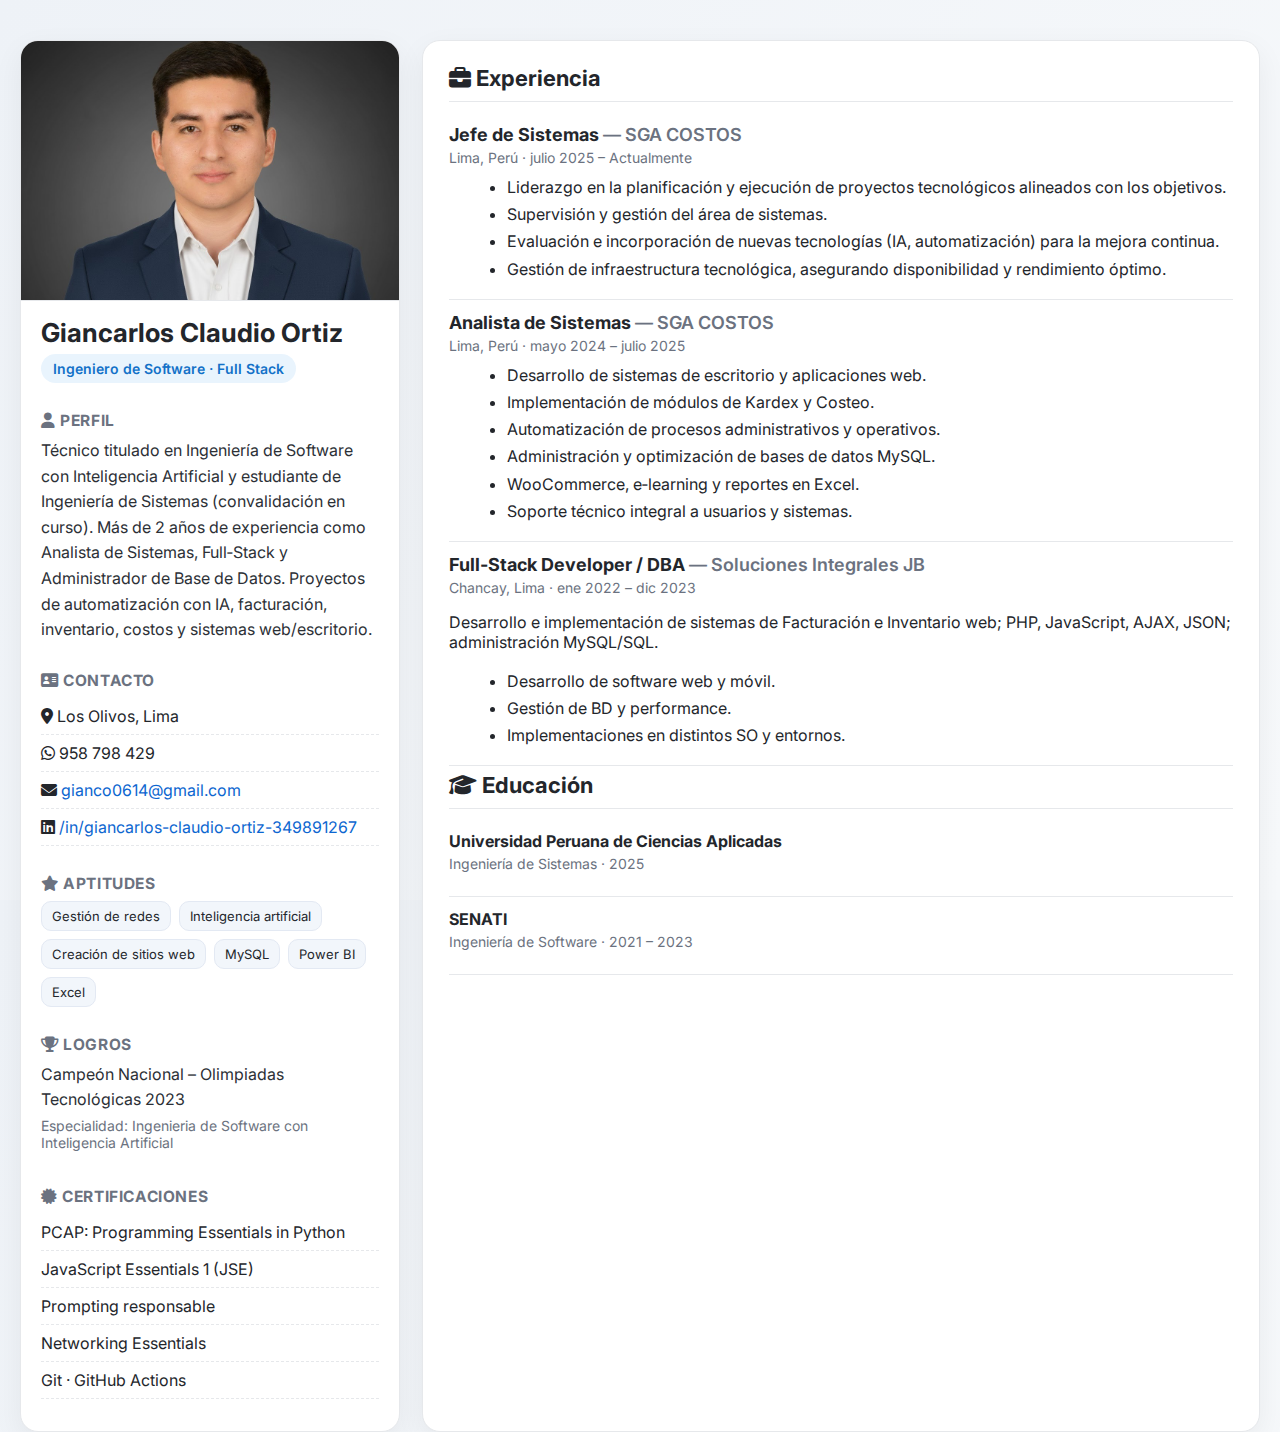
<file: index.html>
<!DOCTYPE html>
<html lang="es">
<head>
  <meta charset="UTF-8" />
  <meta name="viewport" content="width=device-width, initial-scale=1.0"/>
  <title>CV – Giancarlos Claudio Ortiz</title>
  <link rel="preconnect" href="https://fonts.googleapis.com">
  <link href="https://fonts.googleapis.com/css2?family=Inter:wght@300;400;600;700&display=swap" rel="stylesheet">
  <link rel="stylesheet" href="css/styles.css"/>
  <link rel="stylesheet" href="https://cdnjs.cloudflare.com/ajax/libs/font-awesome/6.5.0/css/all.min.css">
</head>
<body>
  <div class="page">
    <!-- Sidebar -->
    <aside class="sidebar card">
      <figure class="avatar">
        <img src="img/profile-placeholder.jpeg" alt="Foto de perfil"/>
      </figure>
      <h1 class="name">Giancarlos Claudio Ortiz</h1>
      <div class="chip">Ingeniero de Software · Full Stack</div>

      <section class="section">
        <h2><i class="fa-solid fa-user"></i> Perfil</h2>
        <p>Técnico titulado en Ingeniería de Software con Inteligencia Artificial y estudiante de Ingeniería de Sistemas (convalidación en curso). Más de 2 años de experiencia como Analista de Sistemas, Full‑Stack y Administrador de Base de Datos. Proyectos de automatización con IA, facturación, inventario, costos y sistemas web/escritorio.</p>
      </section>

      <section class="section">
        <h2><i class="fa-solid fa-address-card"></i> Contacto</h2>
        <ul class="list">
          <li><i class="fa-solid fa-location-dot"></i> Los Olivos, Lima</li>
          <li><i class="fa-brands fa-whatsapp"></i> 958 798 429</li>
          <li><i class="fa-solid fa-envelope"></i> <a href="mailto:gianco0614@gmail.com">gianco0614@gmail.com</a></li>
          <li><i class="fa-brands fa-linkedin"></i> <a href="https://www.linkedin.com/in/giancarlos-claudio-ortiz-349891267" target="_blank" rel="noreferrer">/in/giancarlos-claudio-ortiz-349891267</a></li>
        </ul>
      </section>

      <section class="section">
        <h2><i class="fa-solid fa-star"></i> Aptitudes</h2>
        <div class="tags">
          <span>Gestión de redes</span>
          <span>Inteligencia artificial</span>
          <span>Creación de sitios web</span>
          <span>MySQL</span>
          <span>Power BI</span>
          <span>Excel</span>
        </div>
      </section>

      <section class="section">
        <h2><i class="fa-solid fa-trophy"></i> Logros</h2>
        <p>Campeón Nacional – Olimpiadas Tecnológicas 2023</p>
        <div class="meta">Especialidad: Ingenieria de Software con Inteligencia Artificial</div>
      </section>

      <section class="section">
        <h2><i class="fa-solid fa-certificate"></i> Certificaciones</h2>
        <ul class="list">
          <li>PCAP: Programming Essentials in Python</li>
          <li>JavaScript Essentials 1 (JSE)</li>
          <li>Prompting responsable</li>
          <li>Networking Essentials</li>
          <li>Git · GitHub Actions</li>
        </ul>
      </section>
    </aside>

    <!-- Main -->
    <main class="content card">
      <header class="heading">
        <h2><i class="fa-solid fa-briefcase"></i> Experiencia</h2>
      </header>

      <article class="job">
        <h3>Jefe de Sistemas <span class="muted">— SGA COSTOS</span></h3>
        <div class="meta">Lima, Perú · julio 2025 – Actualmente</div>
        <ul>
          <li>Liderazgo en la planificación y ejecución de proyectos tecnológicos alineados con los objetivos.</li>
          <li>Supervisión y gestión del área de sistemas.</li>
          <li>Evaluación e incorporación de nuevas tecnologías (IA, automatización) para la mejora continua.</li>
          <li>Gestión de infraestructura tecnológica, asegurando disponibilidad y rendimiento óptimo.</li>
        </ul>
      </article>

      <article class="job">
        <h3>Analista de Sistemas <span class="muted">— SGA COSTOS</span></h3>
        <div class="meta">Lima, Perú · mayo 2024 – julio 2025</div>
        <ul>
          <li>Desarrollo de sistemas de escritorio y aplicaciones web.</li>
          <li>Implementación de módulos de Kardex y Costeo.</li>
          <li>Automatización de procesos administrativos y operativos.</li>
          <li>Administración y optimización de bases de datos MySQL.</li>
          <li>WooCommerce, e‑learning y reportes en Excel.</li>
          <li>Soporte técnico integral a usuarios y sistemas.</li>
        </ul>
      </article>

      <article class="job">
        <h3>Full‑Stack Developer / DBA <span class="muted">— Soluciones Integrales JB</span></h3>
        <div class="meta">Chancay, Lima · ene 2022 – dic 2023</div>
        <p>Desarrollo e implementación de sistemas de Facturación e Inventario web; PHP, JavaScript, AJAX, JSON; administración MySQL/SQL.</p>
        <ul>
          <li>Desarrollo de software web y móvil.</li>
          <li>Gestión de BD y performance.</li>
          <li>Implementaciones en distintos SO y entornos.</li>
        </ul>
      </article>

      <header class="heading">
        <h2><i class="fa-solid fa-graduation-cap"></i> Educación</h2>
      </header>

      <article class="edu">
        <h3>Universidad Peruana de Ciencias Aplicadas</h3>
        <div class="meta">Ingeniería de Sistemas · 2025</div>
      </article>

      <article class="edu">
        <h3>SENATI</h3>
        <div class="meta">Ingeniería de Software · 2021 – 2023</div>
      </article>
    </main>
  </div>
</body>
</html>
</file>
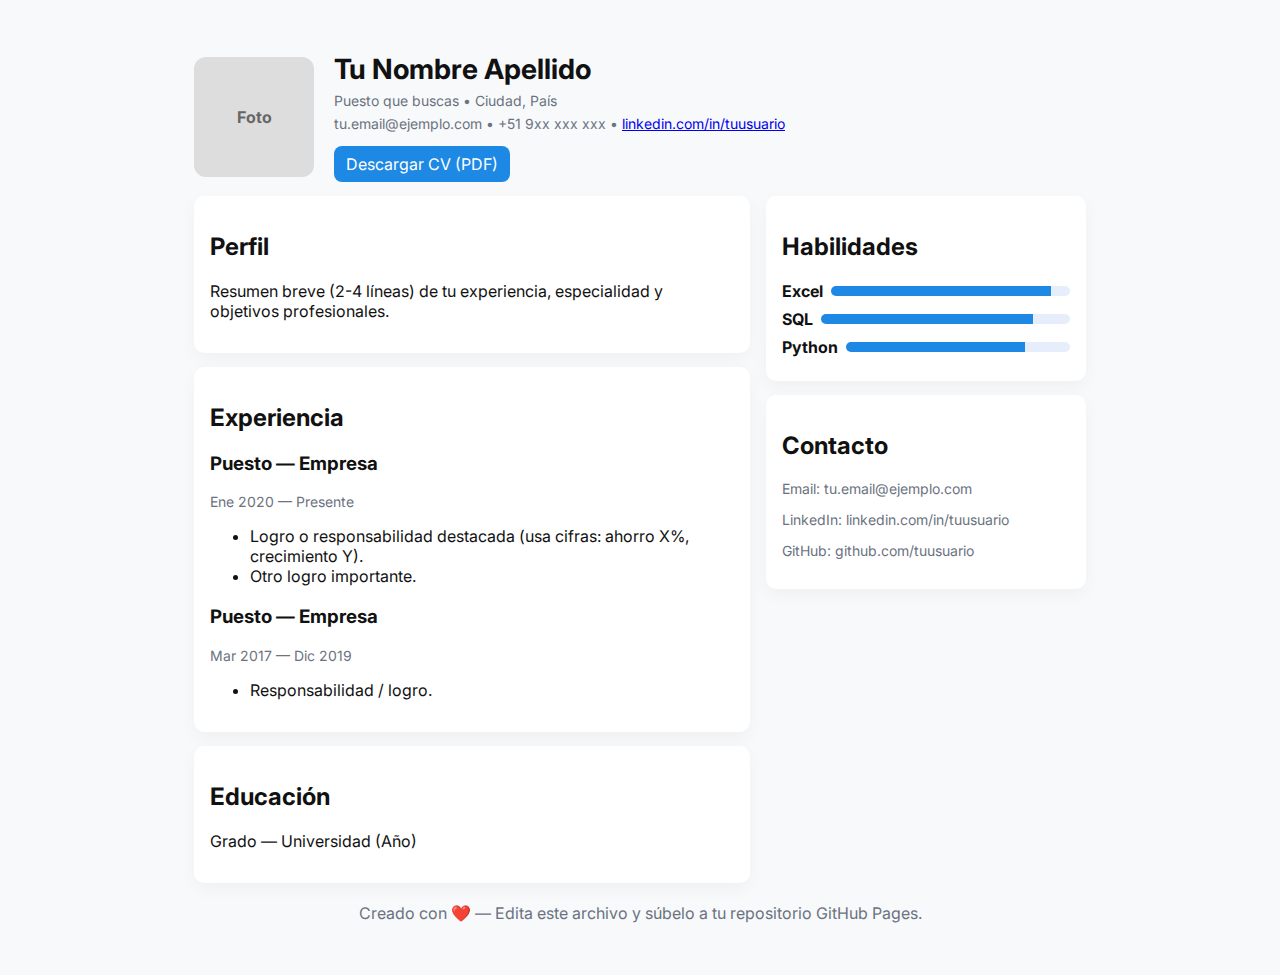
<file: cv_template.html>
<!doctype html>
<html lang="es">
<head>
  <meta charset="utf-8">
  <meta name="viewport" content="width=device-width,initial-scale=1">
  <title>Tu Nombre — CV</title>
  <!--
    INSTRUCCIONES RÁPIDAS:
    1) Reemplaza los textos "Tu Nombre", "Tu Email", etc. por tus datos.
    2) Guarda este archivo como `index.html`.
    3) Sube `index.html` a un repositorio público llamado `TUUSUARIO.github.io` en GitHub.
       La página será accesible en https://TUUSUARIO.github.io
    4) Si quieres, sube también `resume.pdf` al repo y conserva el enlace de descarga.
  -->
  <link href="https://fonts.googleapis.com/css2?family=Inter:wght@300;400;600;700&display=swap" rel="stylesheet">
  <style>
    :root{--accent:#1e88e5;--bg:#f7f9fb;--card:#fff;--muted:#6b7280}
    *{box-sizing:border-box}
    body{font-family:Inter,system-ui,Arial; margin:0; background:var(--bg); color:#111}
    .container{max-width:940px;margin:28px auto;padding:24px}
    .header{display:flex;gap:20px;align-items:center}
    .avatar{width:120px;height:120px;border-radius:12px;background:#ddd;flex:0 0 120px;display:flex;align-items:center;justify-content:center;font-weight:700;color:#666}
    .info h1{margin:0;font-size:28px}
    .info p{margin:6px 0;color:var(--muted)}
    .section{background:var(--card);padding:16px;border-radius:10px;margin-top:14px;box-shadow:0 6px 18px rgba(0,0,0,0.04)}
    .grid{display:grid;grid-template-columns:1fr 320px;gap:16px}
    @media(max-width:820px){.grid{grid-template-columns:1fr}.header{flex-direction:column;align-items:flex-start}.avatar{width:96px;height:96px}}
    .skill{display:flex;align-items:center;gap:8px;margin:8px 0}
    .bar{flex:1;height:10px;background:#e6eefc;border-radius:6px;overflow:hidden}
    .bar>i{display:block;height:100%;background:var(--accent)}
    a.btn{display:inline-block;padding:8px 12px;border-radius:8px;background:var(--accent);color:white;text-decoration:none;margin-top:8px}
    footer{color:var(--muted);text-align:center;margin-top:20px}
    .muted{color:var(--muted);font-size:14px}
  </style>
</head>
<body>
  <div class="container">
    <div class="header">
      <div class="avatar">Foto</div>
      <div class="info">
        <h1>Tu Nombre Apellido</h1>
        <p class="muted">Puesto que buscas • Ciudad, País</p>
        <p class="muted">tu.email@ejemplo.com • +51 9xx xxx xxx • <a href="#">linkedin.com/in/tuusuario</a></p>
        <a class="btn" href="resume.pdf" target="_blank" rel="noopener">Descargar CV (PDF)</a>
      </div>
    </div>

    <div class="grid">
      <div>
        <div class="section">
          <h2>Perfil</h2>
          <p>Resumen breve (2-4 líneas) de tu experiencia, especialidad y objetivos profesionales.</p>
        </div>

        <div class="section">
          <h2>Experiencia</h2>
          <article>
            <h3>Puesto — Empresa</h3>
            <p class="muted">Ene 2020 — Presente</p>
            <ul>
              <li>Logro o responsabilidad destacada (usa cifras: ahorro X%, crecimiento Y).</li>
              <li>Otro logro importante.</li>
            </ul>
          </article>
          <article>
            <h3>Puesto — Empresa</h3>
            <p class="muted">Mar 2017 — Dic 2019</p>
            <ul>
              <li>Responsabilidad / logro.</li>
            </ul>
          </article>
        </div>

        <div class="section">
          <h2>Educación</h2>
          <p>Grado — Universidad (Año)</p>
        </div>
      </div>

      <div>
        <div class="section">
          <h2>Habilidades</h2>
          <div class="skill"><strong>Excel</strong><div class="bar"><i style="width:92%"></i></div></div>
          <div class="skill"><strong>SQL</strong><div class="bar"><i style="width:85%"></i></div></div>
          <div class="skill"><strong>Python</strong><div class="bar"><i style="width:80%"></i></div></div>
        </div>

        <div class="section">
          <h2>Contacto</h2>
          <p class="muted">Email: tu.email@ejemplo.com</p>
          <p class="muted">LinkedIn: linkedin.com/in/tuusuario</p>
          <p class="muted">GitHub: github.com/tuusuario</p>
        </div>
      </div>
    </div>

    <footer>Creado con ❤️ — Edita este archivo y súbelo a tu repositorio GitHub Pages.</footer>
  </div>
</body>
</html>
</file>
<file: css/styles.css>
:root{
  --bg:#f3f5f7;
  --card:#ffffff;
  --ink:#23262b;
  --muted:#6b7280;
  --brand:#49a1f2;
  --line:#e6e8eb;
  --radius:18px;
  --shadow:0 10px 30px rgba(0,0,0,.06);
}
*{box-sizing:border-box;}
html,body{height:100%;}
body{
  margin:0;
  font-family: 'Inter', system-ui, -apple-system, Segoe UI, Roboto, Arial, sans-serif;
  color:var(--ink);
  background:linear-gradient(120deg,#eef2f7, #f7f9fb);
}
.page{
  max-width:1300px;
  margin:40px auto;
  padding:0 20px;
  display:grid;
  grid-template-columns: 380px 1fr;
  gap:22px;
}
.card{
  background:var(--card);
  border-radius:var(--radius);
  box-shadow:var(--shadow);
  border:1px solid var(--line);
}
.sidebar{
  padding:0 0 18px 0;
  overflow:hidden;
}
.avatar{
  margin:0; padding:0;
  height:260px; overflow:hidden;
  border-bottom:1px solid var(--line);
}
.avatar img{ width:100%; height:100%; object-fit:cover; display:block; }
.name{ font-size:26px; font-weight:700; margin:16px 20px 6px; }
.chip{
  background:rgba(73,161,242,.12);
  color:#1371c8;
  display:inline-block;
  padding:6px 12px;
  border-radius:999px;
  margin:0 20px 14px;
  font-weight:600;
  font-size:14px;
}
.section{ padding:0 20px 14px; margin-top:14px;}
.section h2{
  font-size:15.5px; text-transform:uppercase; letter-spacing:.6px;
  color:var(--muted); margin:0 0 8px;
}
.section p{ margin:0; line-height:1.6; color:#2c3036; }
.list{ list-style:none; padding:0; margin:0; }
.list li{ padding:8px 0; border-bottom:1px dashed var(--line); }
.list a{ color:#0c66d0; text-decoration:none; }
.tags{ display:flex; flex-wrap:wrap; gap:8px; }
.tags span{ background:#f2f6fb; border:1px solid #e3e9f3; padding:6px 10px; border-radius:10px; font-size:13px; }

.content{ padding:18px 26px; }
.heading{ margin:6px 0 10px; padding-bottom:10px; border-bottom:1px solid var(--line); }
.heading h2{ margin:0; font-size:22px; }
.job, .edu{ padding:12px 0 16px; border-bottom:1px solid var(--line); }
.job:last-child{ border-bottom:none; }
.job h3{ margin:0; font-size:18px; }
.muted{ color:var(--muted); font-weight:600; }
.meta{ color:var(--muted); font-size:14px; margin:4px 0 8px; }
.job ul{ margin:0 0 0 18px; line-height:1.7; }
.edu h3{ margin:0; font-size:16px; }
@media (max-width: 880px){
  .page{ grid-template-columns:1fr; }
  .avatar{ height:220px; }
}
</file>
